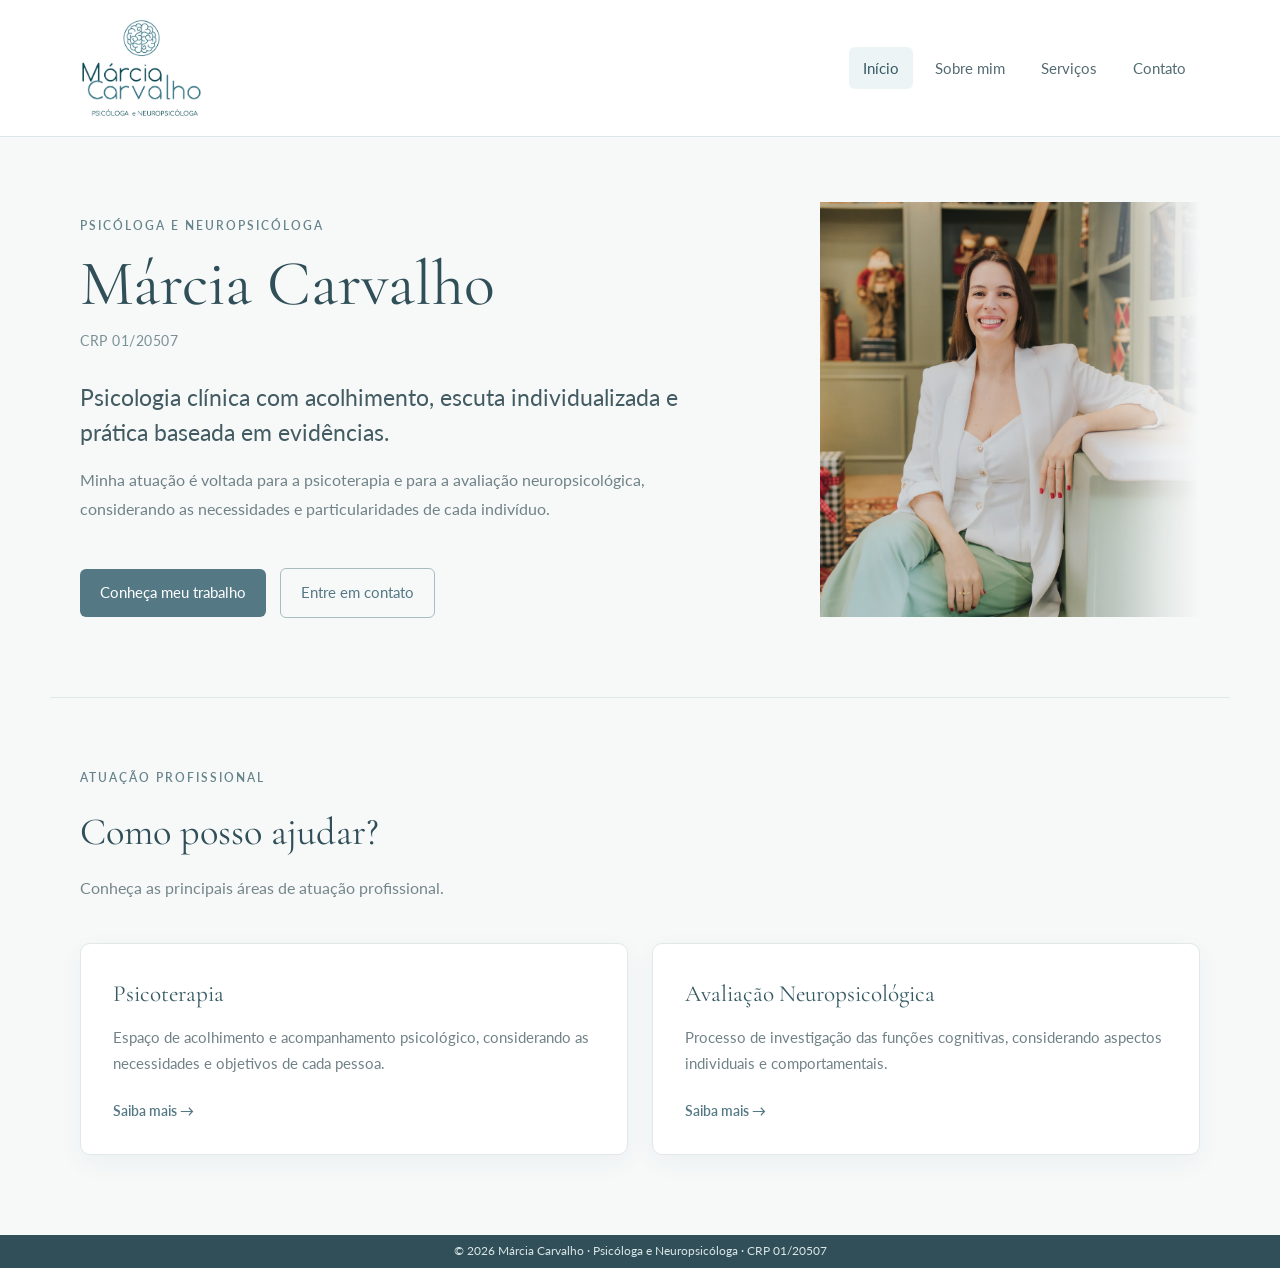
<file: index.html>
<!DOCTYPE html>
<html lang="pt-br">
  <head>
    <meta charset="UTF-8" />
    <meta name="viewport" content="width=device-width, initial-scale=1.0" />

    <title>Márcia Carvalho | Psicóloga e Neuropsicóloga</title>

    <meta
      name="description"
      content="Márcia Carvalho, Psicóloga e Neuropsicóloga. Psicoterapia e avaliação neuropsicológica."
    />

    <link
      href="https://fonts.googleapis.com/css2?family=Cormorant+Garamond:wght@400;500;600&family=Lato:wght@400;500;600;700&display=swap"
      rel="stylesheet"
    />

    <link rel="stylesheet" href="style.css" />
  </head>

  <body class="home-page">
    <header class="site-header">
      <div class="site-header-content">
        <a href="index.html" class="brand">
          <img
            src="imagem5.png"
            alt="Márcia Carvalho - Psicóloga e Neuropsicóloga"
            class="site-logo"
          />
        </a>

        <nav class="site-nav">
          <a href="index.html" class="active">Início</a>
          <a href="sobre-mim.html">Sobre mim</a>
          <a href="servicos.html">Serviços</a>
          <a href="contato.html">Contato</a>
        </nav>
      </div>
    </header>

    <main class="home-main">
      <section class="hero">
        <div class="hero-content">
          <p class="eyebrow">PSICÓLOGA E NEUROPSICÓLOGA</p>

          <h1>Márcia Carvalho</h1>

          <p class="crp">CRP 01/20507</p>

          <p class="hero-text">
            Psicologia clínica com acolhimento, escuta individualizada e prática
            baseada em evidências.
          </p>

          <p class="hero-description">
            Minha atuação é voltada para a psicoterapia e para a avaliação
            neuropsicológica, considerando as necessidades e particularidades de
            cada indivíduo.
          </p>

          <div class="hero-buttons">
            <a href="sobre-mim.html" class="button button-primary">
              Conheça meu trabalho
            </a>

            <a href="contato.html" class="button button-secondary">
              Entre em contato
            </a>
          </div>
        </div>

        <div class="hero-image">
          <img
            src="foto-marcia.jpeg"
            alt="Márcia Carvalho, Psicóloga e Neuropsicóloga"
          />
        </div>
      </section>

      <section class="services-preview">
        <div class="section-heading">
          <p class="eyebrow">ATUAÇÃO PROFISSIONAL</p>

          <h2>Como posso ajudar?</h2>

          <p>Conheça as principais áreas de atuação profissional.</p>
        </div>

        <div class="service-cards">
          <a href="psicoterapia.html" class="service-card">
            <h3>Psicoterapia</h3>

            <p>
              Espaço de acolhimento e acompanhamento psicológico, considerando
              as necessidades e objetivos de cada pessoa.
            </p>

            <span>Saiba mais →</span>
          </a>

          <a href="avaliacao-neuropsicologica.html" class="service-card">
            <h3>Avaliação Neuropsicológica</h3>

            <p>
              Processo de investigação das funções cognitivas, considerando
              aspectos individuais e comportamentais.
            </p>

            <span>Saiba mais →</span>
          </a>
        </div>
      </section>
    </main>

    <footer class="site-footer">
      <p>© 2026 Márcia Carvalho · Psicóloga e Neuropsicóloga · CRP 01/20507</p>
    </footer>
  </body>
</html>
</file>
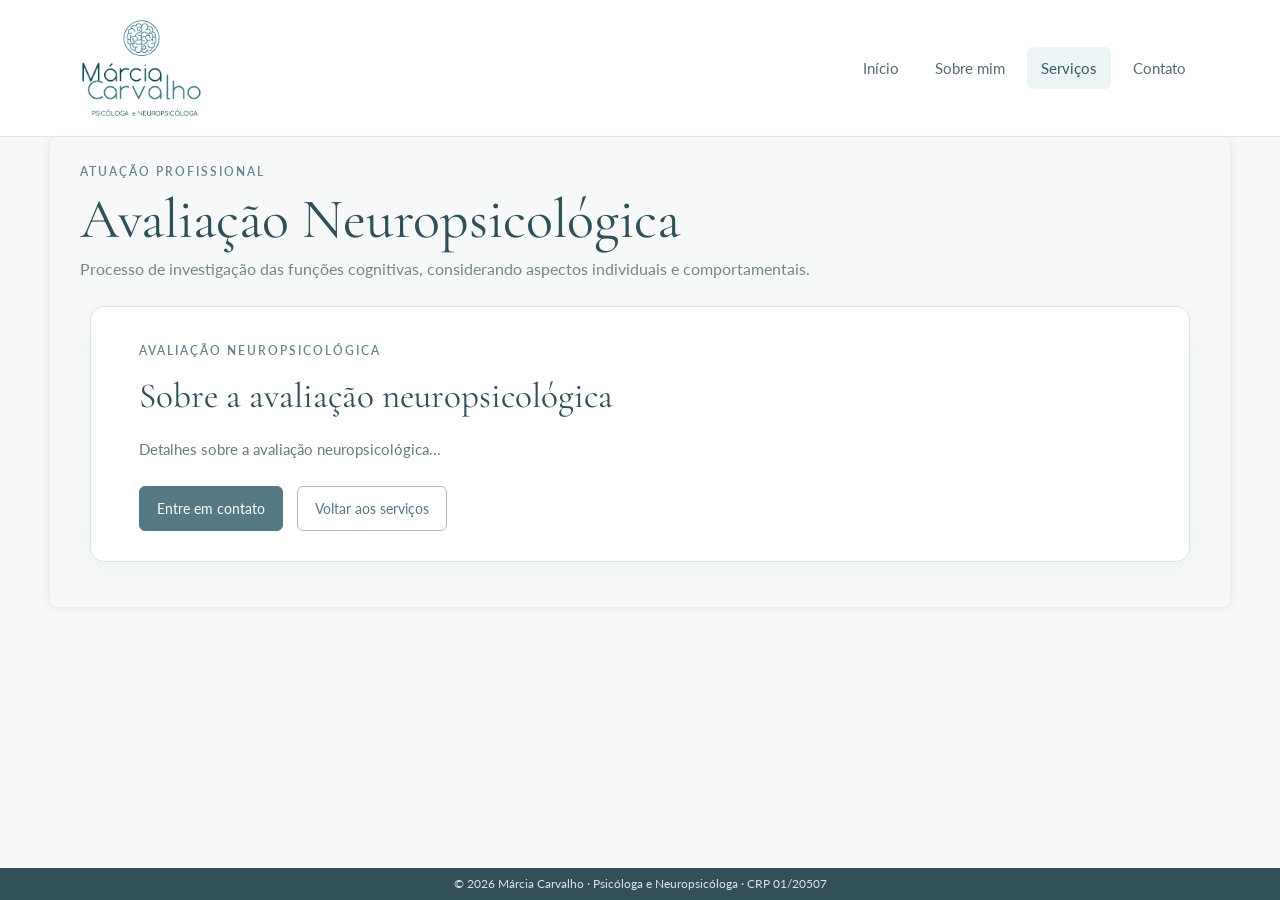
<file: avaliacao-neuropsicologica.html>
<!DOCTYPE html>
<html lang="pt-br">
  <head>
    <meta charset="UTF-8" />
    <meta name="viewport" content="width=device-width, initial-scale=1.0" />

    <title>Avaliação Neuropsicológica | Márcia Carvalho</title>

    <meta
      name="description"
      content="Conheça a avaliação neuropsicológica oferecida por Márcia Carvalho, Psicóloga e Neuropsicóloga."
    />

    <link
      href="https://fonts.googleapis.com/css2?family=Cormorant+Garamond:wght@400;500;600&family=Lato:wght@400;500;600;700&display=swap"
      rel="stylesheet"
    />

    <link rel="stylesheet" href="style.css" />
  </head>

  <body class="inner-page">
    <header class="site-header">
      <div class="site-header-content">
        <a href="index.html" class="brand">
          <img
            src="imagem5.png"
            alt="Márcia Carvalho - Psicóloga e Neuropsicóloga"
            class="site-logo"
          />
        </a>

        <nav class="site-nav">
          <a href="index.html">Início</a>
          <a href="sobre-mim.html">Sobre mim</a>
          <a href="servicos.html" class="active">Serviços</a>
          <a href="contato.html">Contato</a>
        </nav>
      </div>
    </header>

    <main class="inner-main neuropsychology-main">
      <section class="page-heading">
        <p class="eyebrow">ATUAÇÃO PROFISSIONAL</p>

        <h1>Avaliação Neuropsicológica</h1>

        <p>
          Processo de investigação das funções cognitivas, considerando aspectos
          individuais e comportamentais.
        </p>
      </section>

      <section class="neuropsychology-content">
        <article class="neuropsychology-card">
          <p class="eyebrow">AVALIAÇÃO NEUROPSICOLÓGICA</p>

          <h2>Sobre a avaliação neuropsicológica</h2>

          <p>Detalhes sobre a avaliação neuropsicológica...</p>

          <div class="neuropsychology-actions">
            <a href="contato.html" class="button button-primary">
              Entre em contato
            </a>

            <a href="servicos.html" class="button button-secondary">
              Voltar aos serviços
            </a>
          </div>
        </article>
      </section>
    </main>

    <footer class="site-footer">
      <p>© 2026 Márcia Carvalho · Psicóloga e Neuropsicóloga · CRP 01/20507</p>
    </footer>
  </body>
</html>
</file>
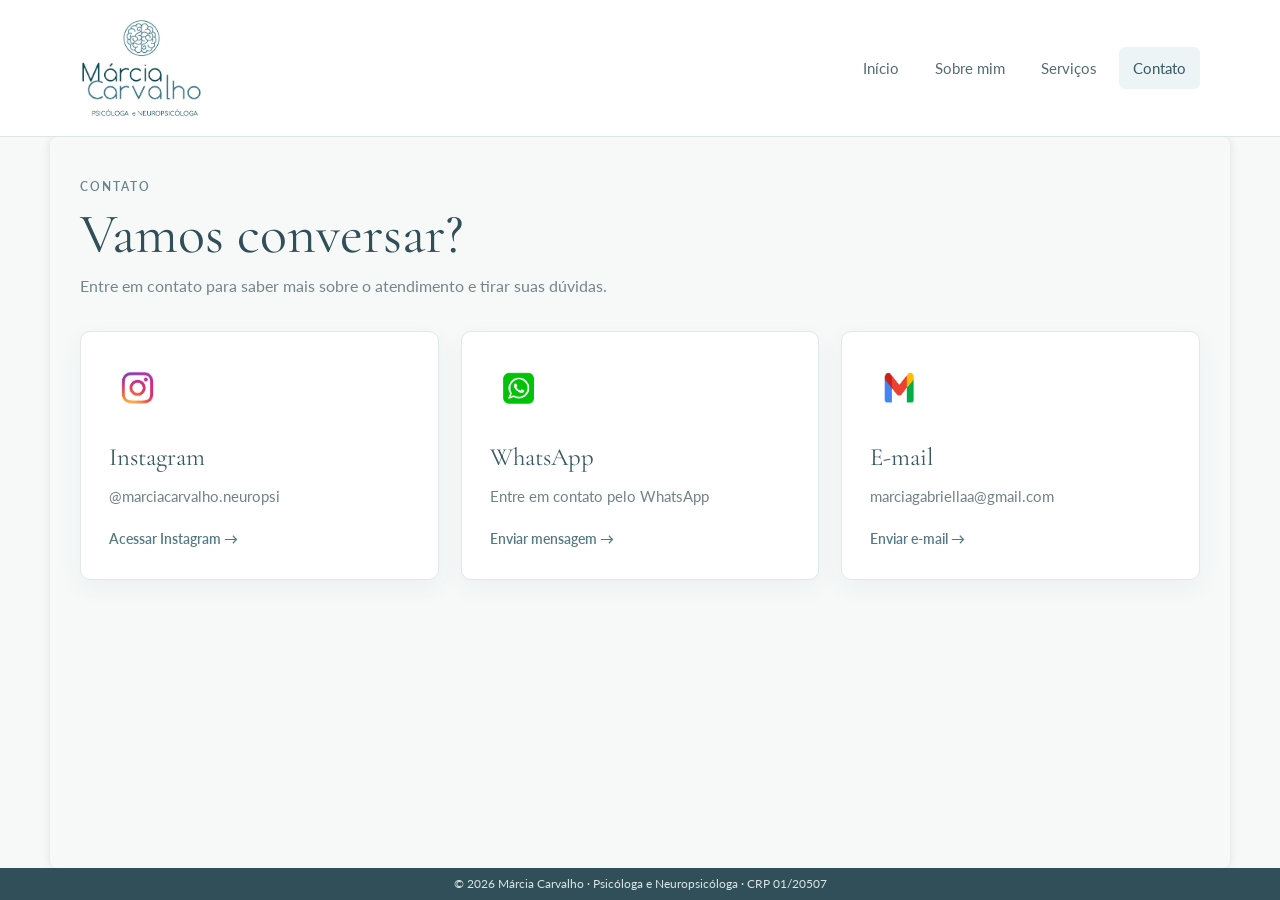
<file: contato.html>
<!DOCTYPE html>
<html lang="pt-br">
  <head>
    <meta charset="UTF-8" />
    <meta name="viewport" content="width=device-width, initial-scale=1.0" />

    <title>Contato | Márcia Carvalho</title>

    <meta
      name="description"
      content="Entre em contato com Márcia Carvalho, Psicóloga e Neuropsicóloga."
    />

    <link
      href="https://fonts.googleapis.com/css2?family=Cormorant+Garamond:wght@400;500;600&family=Lato:wght@400;500;600;700&display=swap"
      rel="stylesheet"
    />

    <link rel="stylesheet" href="style.css" />
  </head>

  <body class="inner-page">
    <header class="site-header">
      <div class="site-header-content">
        <a href="index.html" class="brand">
          <img
            src="imagem5.png"
            alt="Márcia Carvalho - Psicóloga e Neuropsicóloga"
            class="site-logo"
          />
        </a>

        <nav class="site-nav">
          <a href="index.html">Início</a>
          <a href="sobre-mim.html">Sobre mim</a>
          <a href="servicos.html">Serviços</a>
          <a href="contato.html" class="active">Contato</a>
        </nav>
      </div>
    </header>

    <main class="contact-main">
      <section class="contact-heading">
        <p class="eyebrow">CONTATO</p>

        <h1>Vamos conversar?</h1>

        <p>
          Entre em contato para saber mais sobre o atendimento e tirar suas
          dúvidas.
        </p>
      </section>

      <section class="contact-cards">
        <a
          href="https://Instagram.com/marciacarvalho.neuropsi"
          target="_blank"
          rel="noopener noreferrer"
          class="contact-card"
        >
          <div class="contact-icon">
            <img src="instagram.png" alt="Instagram" />
          </div>

          <div class="contact-info">
            <h2>Instagram</h2>

            <p>@marciacarvalho.neuropsi</p>

            <span>Acessar Instagram →</span>
          </div>
        </a>

        <a
          href="https://wa.me/5561982057153"
          target="_blank"
          rel="noopener noreferrer"
          class="contact-card"
        >
          <div class="contact-icon">
            <img src="whatsapp.png" alt="WhatsApp" />
          </div>

          <div class="contact-info">
            <h2>WhatsApp</h2>

            <p>Entre em contato pelo WhatsApp</p>

            <span>Enviar mensagem →</span>
          </div>
        </a>

        <a
          href="https://mail.google.com/mail/?view=cm&fs=1&to=marciagabriellaa@gmail.com"
          target="_blank"
          rel="noopener noreferrer"
          class="contact-card"
        >
          <div class="contact-icon">
            <img src="gmail.png" alt="E-mail" />
          </div>

          <div class="contact-info">
            <h2>E-mail</h2>

            <p>marciagabriellaa@gmail.com</p>

            <span>Enviar e-mail →</span>
          </div>
        </a>
      </section>
    </main>

    <footer class="site-footer">
      <p>© 2026 Márcia Carvalho · Psicóloga e Neuropsicóloga · CRP 01/20507</p>
    </footer>
  </body>
</html>
</file>
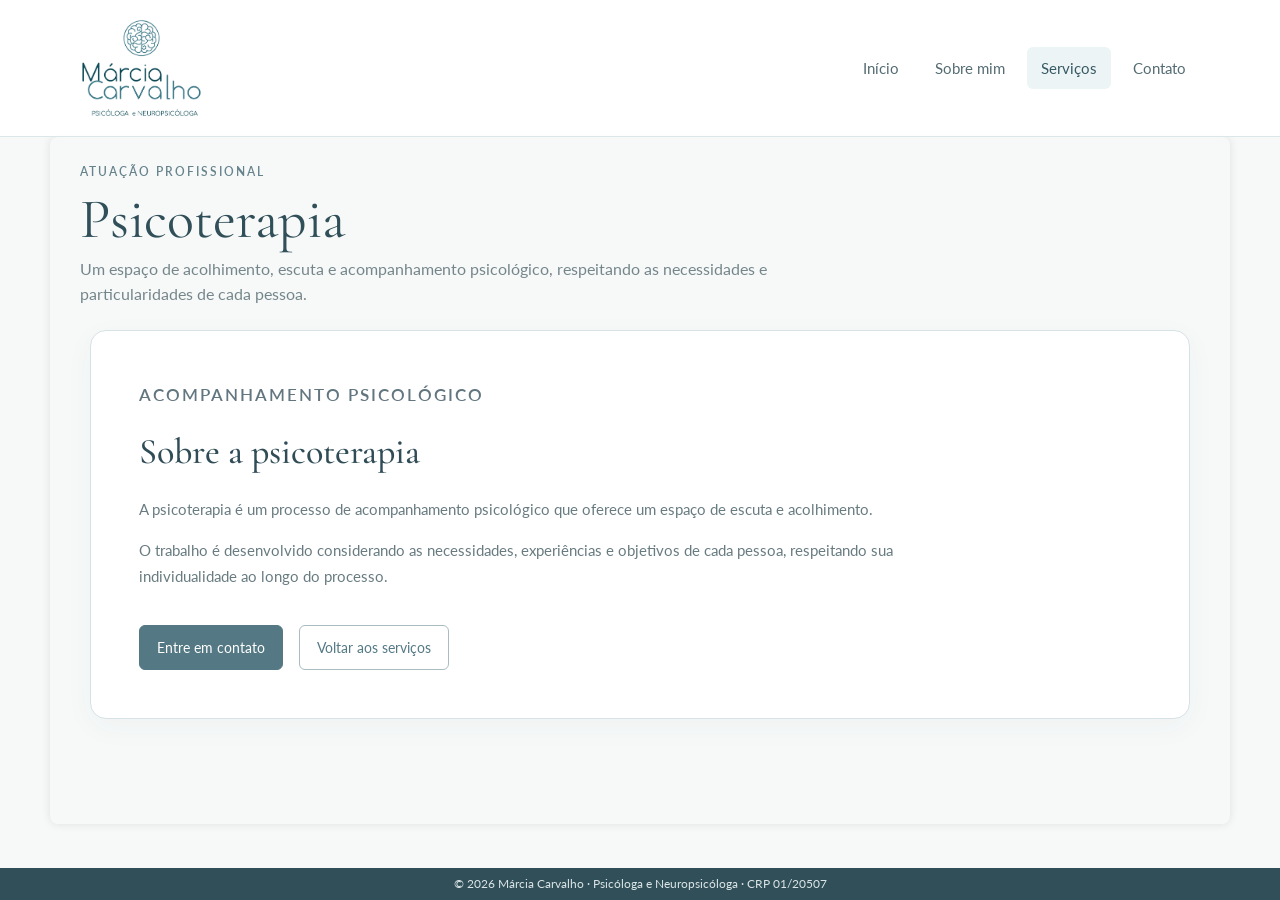
<file: psicoterapia.html>
<!DOCTYPE html>
<html lang="pt-br">
  <head>
    <meta charset="UTF-8" />
    <meta name="viewport" content="width=device-width, initial-scale=1.0" />

    <title>Psicoterapia | Márcia Carvalho</title>

    <meta
      name="description"
      content="Conheça a psicoterapia oferecida por Márcia Carvalho, Psicóloga e Neuropsicóloga."
    />

    <link
      href="https://fonts.googleapis.com/css2?family=Cormorant+Garamond:wght@400;500;600&family=Lato:wght@400;500;600;700&display=swap"
      rel="stylesheet"
    />

    <link rel="stylesheet" href="style.css" />
  </head>

  <body class="inner-page">
    <header class="site-header">
      <div class="site-header-content">
        <a href="index.html" class="brand">
          <img
            src="imagem5.png"
            alt="Márcia Carvalho - Psicóloga e Neuropsicóloga"
            class="site-logo"
          />
        </a>

        <nav class="site-nav">
          <a href="index.html">Início</a>
          <a href="sobre-mim.html">Sobre mim</a>
          <a href="servicos.html" class="active">Serviços</a>
          <a href="contato.html">Contato</a>
        </nav>
      </div>
    </header>

    <main class="inner-main psychotherapy-main">
      <section class="page-heading">
        <p class="eyebrow">ATUAÇÃO PROFISSIONAL</p>

        <h1>Psicoterapia</h1>

        <p>
          Um espaço de acolhimento, escuta e acompanhamento psicológico,
          respeitando as necessidades e particularidades de cada pessoa.
        </p>
      </section>

      <section class="psychotherapy-content">
        <article class="psychotherapy-card">
          <p class="eyebrow">ACOMPANHAMENTO PSICOLÓGICO</p>

          <h2>Sobre a psicoterapia</h2>

          <p>
            A psicoterapia é um processo de acompanhamento psicológico que
            oferece um espaço de escuta e acolhimento.
          </p>

          <p>
            O trabalho é desenvolvido considerando as necessidades, experiências
            e objetivos de cada pessoa, respeitando sua individualidade ao longo
            do processo.
          </p>

          <div class="psychotherapy-actions">
            <a href="contato.html" class="button button-primary">
              Entre em contato
            </a>

            <a href="servicos.html" class="button button-secondary">
              Voltar aos serviços
            </a>
          </div>
        </article>
      </section>
    </main>

    <footer class="site-footer">
      <p>© 2026 Márcia Carvalho · Psicóloga e Neuropsicóloga · CRP 01/20507</p>
    </footer>
  </body>
</html>
</file>
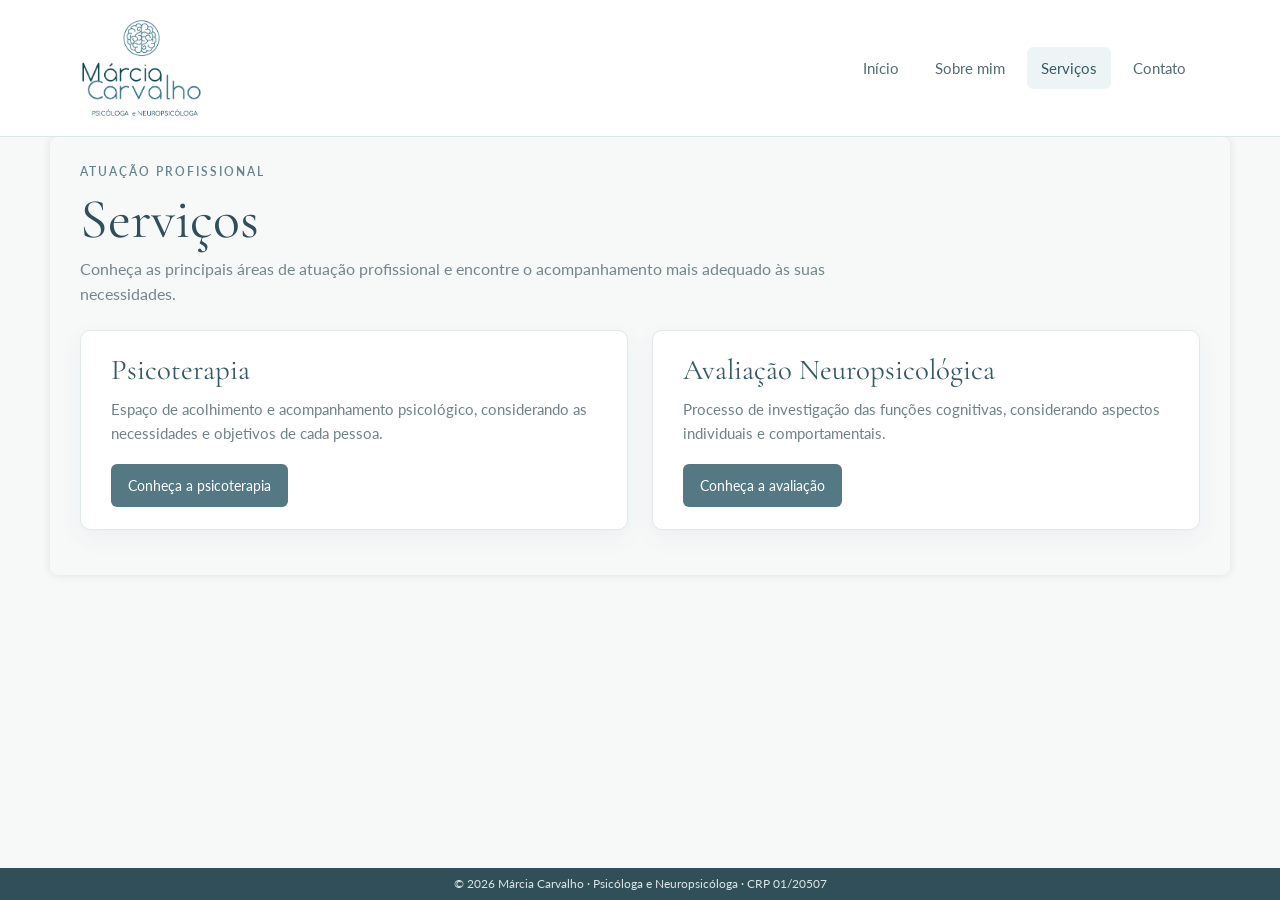
<file: servicos.html>
<!DOCTYPE html>
<html lang="pt-br">
  <head>
    <meta charset="UTF-8" />
    <meta name="viewport" content="width=device-width, initial-scale=1.0" />

    <title>Serviços | Márcia Carvalho</title>

    <meta
      name="description"
      content="Conheça os serviços oferecidos por Márcia Carvalho: psicoterapia e avaliação neuropsicológica."
    />

    <!-- LINHAS 13–17: fontes do site -->
    <link
      href="https://fonts.googleapis.com/css2?family=Cormorant+Garamond:wght@400;500;600&family=Lato:wght@400;500;600;700&display=swap"
      rel="stylesheet"
    />

    <link rel="stylesheet" href="style.css" />
  </head>

  <body class="inner-page">
    <header class="site-header">
      <div class="site-header-content">
        <a href="index.html" class="brand">
          <img
            src="imagem5.png"
            alt="Márcia Carvalho - Psicóloga e Neuropsicóloga"
            class="site-logo"
          />
        </a>

        <nav class="site-nav">
          <a href="index.html">Início</a>
          <a href="sobre-mim.html">Sobre mim</a>
          <a href="servicos.html" class="active">Serviços</a>
          <a href="contato.html">Contato</a>
        </nav>
      </div>
    </header>

    <main class="inner-main">
      <section class="page-heading">
        <p class="eyebrow">ATUAÇÃO PROFISSIONAL</p>

        <h1>Serviços</h1>

        <p>
          Conheça as principais áreas de atuação profissional e encontre o
          acompanhamento mais adequado às suas necessidades.
        </p>
      </section>

      <section class="services-grid">
        <article class="service-detail-card">
          <div class="service-detail-content">
            <h2>Psicoterapia</h2>

            <p>
              Espaço de acolhimento e acompanhamento psicológico, considerando
              as necessidades e objetivos de cada pessoa.
            </p>

            <a href="psicoterapia.html" class="button button-primary">
              Conheça a psicoterapia
            </a>
          </div>
        </article>

        <article class="service-detail-card">
          <div class="service-detail-content">
            <h2>Avaliação Neuropsicológica</h2>

            <p>
              Processo de investigação das funções cognitivas, considerando
              aspectos individuais e comportamentais.
            </p>

            <a
              href="avaliacao-neuropsicologica.html"
              class="button button-primary"
            >
              Conheça a avaliação
            </a>
          </div>
        </article>
      </section>
    </main>

    <footer class="site-footer">
      <p>© 2026 Márcia Carvalho · Psicóloga e Neuropsicóloga · CRP 01/20507</p>
    </footer>
  </body>
</html>
</file>
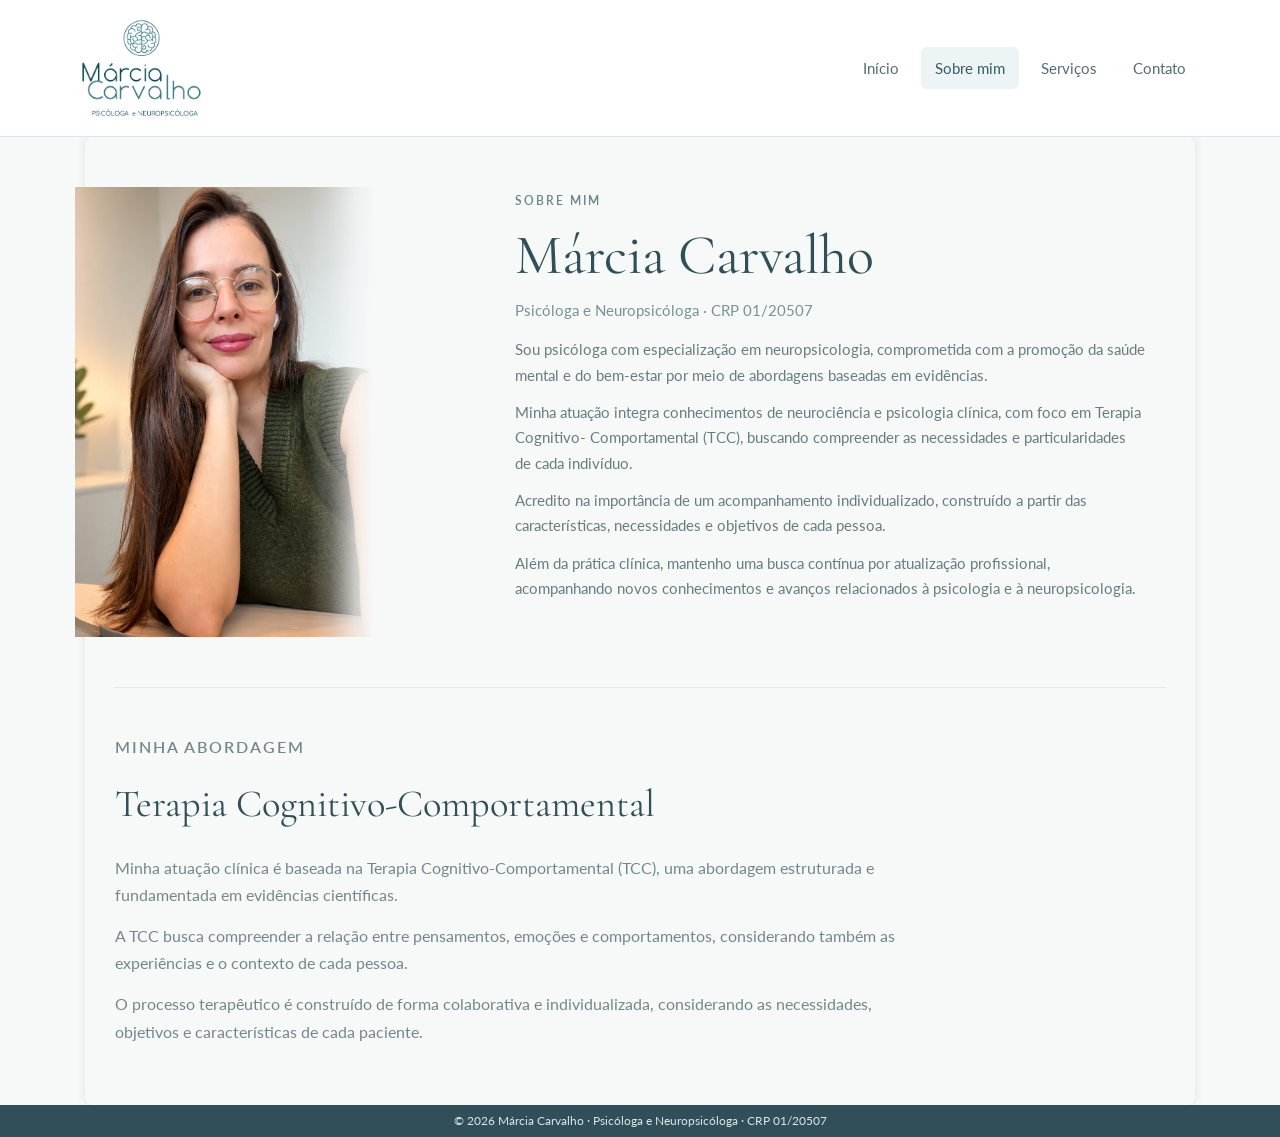
<file: sobre-mim.html>
<!DOCTYPE html>
<html lang="pt-br">
  <head>
    <meta charset="UTF-8" />
    <meta name="viewport" content="width=device-width, initial-scale=1.0" />

    <title>Sobre mim | Márcia Carvalho</title>

    <meta
      name="description"
      content="Conheça Márcia Carvalho, Psicóloga e Neuropsicóloga."
    />

    <link
      href="https://fonts.googleapis.com/css2?family=Cormorant+Garamond:wght@400;500;600&family=Lato:wght@400;500;600;700&display=swap"
      rel="stylesheet"
    />

    <link rel="stylesheet" href="style.css" />
  </head>

  <body class="inner-page">
    <header class="site-header">
      <div class="site-header-content">
        <a href="index.html" class="brand">
          <img
            src="imagem5.png"
            alt="Márcia Carvalho - Psicóloga e Neuropsicóloga"
            class="site-logo"
          />
        </a>

        <nav class="site-nav">
          <a href="index.html">Início</a>
          <a href="sobre-mim.html" class="active">Sobre mim</a>
          <a href="servicos.html">Serviços</a>
          <a href="contato.html">Contato</a>
        </nav>
      </div>
    </header>

    <main class="about-main">
      <section class="about-hero">
        <div class="about-image">
          <img
            src="foto-marcia-sobremim.png"
            alt="Márcia Carvalho, Psicóloga e Neuropsicóloga"
          />
        </div>

        <div class="about-content">
          <p class="eyebrow">SOBRE MIM</p>

          <h1>Márcia Carvalho</h1>

          <p class="about-role">Psicóloga e Neuropsicóloga · CRP 01/20507</p>

          <p>
            Sou psicóloga com especialização em neuropsicologia, comprometida
            com a promoção da saúde mental e do bem-estar por meio de abordagens
            baseadas em evidências.
          </p>

          <p>
            Minha atuação integra conhecimentos de neurociência e psicologia
            clínica, com foco em Terapia Cognitivo- Comportamental (TCC),
            buscando compreender as necessidades e particularidades de cada
            indivíduo.
          </p>

          <p>
            Acredito na importância de um acompanhamento individualizado,
            construído a partir das características, necessidades e objetivos de
            cada pessoa.
          </p>

          <p>
            Além da prática clínica, mantenho uma busca contínua por atualização
            profissional, acompanhando novos conhecimentos e avanços
            relacionados à psicologia e à neuropsicologia.
          </p>
        </div>
      </section>

      <section class="about-approach">
        <div class="section-heading">
          <p class="eyebrow">MINHA ABORDAGEM</p>

          <h2>Terapia Cognitivo-Comportamental</h2>

          <p>
            Minha atuação clínica é baseada na Terapia Cognitivo-Comportamental
            (TCC), uma abordagem estruturada e fundamentada em evidências
            científicas.
          </p>

          <p>
            A TCC busca compreender a relação entre pensamentos, emoções e
            comportamentos, considerando também as experiências e o contexto de
            cada pessoa.
          </p>

          <p>
            O processo terapêutico é construído de forma colaborativa e
            individualizada, considerando as necessidades, objetivos e
            características de cada paciente.
          </p>
        </div>
      </section>
    </main>

    <footer class="site-footer">
      <p>© 2026 Márcia Carvalho · Psicóloga e Neuropsicóloga · CRP 01/20507</p>
    </footer>
  </body>
</html>
</file>
<file: style.css>
/* =========================================================
   ESTILOS GERAIS
   ========================================================= */

* {
    margin: 0;
    padding: 0;
    box-sizing: border-box;
}

body {
    font-family: Arial, sans-serif;
    background-color: #e9ecef;
    color: #0b0a0a;
    line-height: 1.6;
}

header {
    background-color: #8e9292b6;
    padding: 10px;
}

.nav-buttons {
    display: flex;
    justify-content: flex-end;
}

.nav-buttons a {
    text-decoration: none;
    padding: 10px 15px;
    background-color: #0d81f6;
    color: white;
    border-radius: 5px;
    transition: background-color 0.2s;
}

.nav-buttons a:hover {
    background-color: #04f93d;
}

main {
    max-width: 800px;
    margin: 20px auto;
    padding: 20px;
    background-color: white;
    border-radius: 8px;
    box-shadow: 0 0 10px rgba(0, 0, 0, 0.1);
    text-align: justify;
}

.main-image {
    max-width: 100%;
    height: auto;
    border-radius: 8px;
    box-shadow: 0 0 5px rgba(0, 0, 0, 0.1);
}

.about-section {
    display: flex;
    align-items: center;
    flex-wrap: wrap;
}

.about-content {
    flex: 1;
    padding-right: 20px;
}

.about-content h1 {
    color: #007bff;
    font-size: 2em;
    margin-bottom: 10px;
}

.about-content p {
    margin-bottom: 15px;
}

.about-image {
    max-width: 300px;
    text-align: center;
    margin-top: 20px;
}

.about-image img {
    width: 100%;
    height: auto;
    border-radius: 8px;
    box-shadow: 0 0 5px rgba(0, 0, 0, 0.1);
}

footer {
    text-align: center;
    padding: 10px;
    background-color: #007bff;
    color: white;
    position: fixed;
    width: 100%;
    bottom: 0;
}


/* =========================================================
   HOME — MÁRCIA CARVALHO
   ========================================================= */

.home-page {
    background-color: #f7f9f9;
    color: #33474d;
    font-family: "Lato", sans-serif;
}


/* ---------- HEADER ---------- */

.home-page .site-header {
    position: relative;
    width: 100%;
    background-color: rgba(255, 255, 255, 0.96);
    border-bottom: 1px solid #dce5e7;
    padding: 0;
}

.home-page .site-header-content {
    max-width: 1180px;
    margin: 0 auto;
    padding: 18px 30px;

    display: flex;
    align-items: center;
    justify-content: space-between;
    gap: 30px;
}

.home-page .brand {
    display: flex;
    flex-direction: column;
    text-decoration: none;
    color: #365963;
}

.home-page .brand-name {
    font-size: 1.35rem;
    font-weight: 600;
    letter-spacing: 0.3px;
}

.home-page .brand-subtitle {
    margin-top: 3px;
    font-size: 0.72rem;
    letter-spacing: 1.2px;
    text-transform: uppercase;
    color: #70878d;
}


/* ---------- MENU ---------- */

.home-page .site-nav {
    display: flex;
    align-items: center;
    gap: 8px;
}

.home-page .site-nav a {
    padding: 9px 14px;
    background: transparent;
    color: #536b72;
    border-radius: 6px;
    text-decoration: none;
    font-size: 0.95rem;

    transition:
        background-color 0.2s ease,
        color 0.2s ease;
}

.home-page .site-nav a:hover,
.home-page .site-nav a.active {
    background-color: #edf4f5;
    color: #365963;
}


/* ---------- MAIN ---------- */

.home-page .home-main {
    width: 100%;
    max-width: none;
    margin: 0;
    padding: 0;

    background: transparent;
    border-radius: 0;
    box-shadow: none;

    text-align: left;
}


/* ---------- HERO ---------- */

.home-page .hero {
    max-width: 1180px;

    min-height: 560px;

    margin: 0 auto;
    padding: 55px 30px;

    display: grid;
    grid-template-columns: minmax(0, 1fr) 480px;

    align-items: center;

    gap: 10px;
}

.home-page .hero-content {
    max-width: 650px;
}

.home-page .eyebrow {
    margin: 0 0 14px;

    color: #66838b;

    font-size: 0.78rem;
    font-weight: 600;

    letter-spacing: 2px;
    text-transform: uppercase;
}

.home-page .hero h1 {
    margin: 0;

    color: #304f58;

    font-family: "Cormorant Garamond", serif;

    font-size: clamp(2.8rem, 5vw, 4.6rem);

    font-weight: 400;

    line-height: 1.05;
}

.home-page .crp {
    margin: 12px 0 28px;

    color: #7b9095;

    font-size: 0.9rem;

    letter-spacing: 0.5px;
}

.home-page .hero-text {
    max-width: 620px;

    margin: 0 0 16px;

    color: #435b62;

    font-size: 1.45rem;

    line-height: 1.5;
}

.home-page .hero-description {
    max-width: 600px;

    margin: 0;

    color: #708287;

    font-size: 1rem;

    line-height: 1.8;
}


/* ---------- BOTÕES ---------- */

.home-page .hero-buttons {
    display: flex;

    align-items: center;

    gap: 14px;

    margin-top: 45px;
}

.home-page .button {
    display: inline-block;

    padding: 12px 20px;

    border-radius: 6px;

    text-decoration: none;

    font-size: 0.92rem;

    transition:
        background-color 0.2s ease,
        color 0.2s ease,
        border-color 0.2s ease;
}

.home-page .button-primary {
    background-color: #547985;
    color: white;
}

.home-page .button-primary:hover {
    background-color: #456873;
}

.home-page .button-secondary {
    background-color: transparent;

    color: #547985;

    border: 1px solid #a9bcc1;
}

.home-page .button-secondary:hover {
    background-color: #edf4f5;
}


/* ---------- FOTO DA HOME ---------- */

.home-page .hero-image {
    display: flex;
    justify-content: center;

    width: 100%;
    height: 430px;

    overflow: hidden;
}

.home-page .hero-image img {
    display: block;

    width: 100%;
    height: 430px;

    object-fit: cover;
    object-position: center center;

    border-radius: 0;

    box-shadow: 0 18px 45px rgba(48, 79, 88, 0.12);

    /* Transição suave para o fundo */
    -webkit-mask-image: linear-gradient(to right,
            black 0%,
            black 68%,
            rgba(0, 0, 0, 0.75) 78%,
            rgba(0, 0, 0, 0.25) 90%,
            transparent 100%);

    mask-image: linear-gradient(to right,
            black 0%,
            black 68%,
            rgba(0, 0, 0, 0.75) 78%,
            rgba(0, 0, 0, 0.25) 90%,
            transparent 100%);
}

/* =========================================================
   FOTO DO INÍCIO — FORMATO RETANGULAR
   ========================================================= */

.home-page .hero {
    grid-template-columns: minmax(0, 1fr) 380px;
    gap: 50px;
}

.home-page .hero-image {
    display: flex;
    justify-content: center;
}

.home-page .hero-image img {
    display: block;

    width: 500px;
    height: 445px;

    max-width: none;

    object-fit: cover;
    object-position: center 55%;

    border-radius: 0;

    transform: translateY(-30px);

    box-shadow: 0 18px 45px rgba(48, 79, 88, 0.12);
}


/* ---------- SERVIÇOS NA HOME ---------- */

.home-page .services-preview {
    max-width: 1180px;

    margin: 0 auto;

    padding: 70px 30px 80px;

    border-top: 1px solid #e1e9eb;
}

.home-page .section-heading {
    max-width: 650px;

    margin-bottom: 42px;
}

.home-page .section-heading h2 {
    margin: 0 0 12px;

    color: #304f58;

    font-family: "Cormorant Garamond", serif;

    font-size: 2.4rem;

    font-weight: 400;
}

.home-page .section-heading>p:last-child {
    margin: 0;

    color: #75868a;

    font-size: 1rem;
}


/* ---------- CARDS ---------- */

.home-page .service-cards {
    display: grid;

    grid-template-columns: repeat(2, 1fr);

    gap: 24px;
}

.home-page .service-card {
    padding: 32px;

    background-color: white;

    border: 1px solid #e0e8ea;

    border-radius: 10px;

    text-decoration: none;

    box-shadow: 0 8px 25px rgba(48, 79, 88, 0.05);

    transition:
        transform 0.2s ease,
        box-shadow 0.2s ease,
        border-color 0.2s ease;
}

.home-page .service-card:hover {
    transform: translateY(-3px);

    border-color: #c2d2d6;

    box-shadow: 0 14px 30px rgba(48, 79, 88, 0.09);
}

.home-page .service-icon {
    margin-bottom: 20px;

    color: #78949b;

    font-size: 0.78rem;

    font-weight: 600;

    letter-spacing: 1.5px;
}

.home-page .service-card h3 {
    margin: 0 0 12px;

    color: #365963;

    font-family: "Cormorant Garamond", serif;

    font-size: 1.45rem;

    font-weight: 400;
}

.home-page .service-card p {
    margin: 0 0 20px;

    color: #718287;

    font-size: 0.95rem;

    line-height: 1.7;
}

.home-page .service-card span {
    color: #547985;

    font-size: 0.9rem;

    font-weight: 600;
}


/* =========================================================
   PÁGINAS INTERNAS
   ========================================================= */

.inner-page {
    background-color: #f7f9f9;

    color: #33474d;

    font-family: "Lato", sans-serif;
}


/* ---------- HEADER ---------- */

.inner-page .site-header {
    position: relative;

    width: 100%;

    background-color: rgba(255, 255, 255, 0.96);

    border-bottom: 1px solid #dce5e7;

    padding: 0;
}

.inner-page .site-header-content {
    max-width: 1180px;

    margin: 0 auto;

    padding: 18px 30px;

    display: flex;

    align-items: center;

    justify-content: space-between;

    gap: 30px;
}

.inner-page .brand {
    display: flex;

    flex-direction: column;

    text-decoration: none;

    color: #365963;
}

.inner-page .brand-name {
    font-size: 1.35rem;

    font-weight: 600;
}

.inner-page .brand-subtitle {
    margin-top: 3px;

    font-size: 0.72rem;

    letter-spacing: 1.2px;

    text-transform: uppercase;

    color: #70878d;
}

.inner-page .site-nav {
    display: flex;

    align-items: center;

    gap: 8px;
}

.inner-page .site-nav a {
    padding: 9px 14px;

    background: transparent;

    color: #536b72;

    border-radius: 6px;

    text-decoration: none;

    font-size: 0.95rem;

    transition:
        background-color 0.2s ease,
        color 0.2s ease;
}

.inner-page .site-nav a:hover,
.inner-page .site-nav a.active {
    background-color: #edf4f5;

    color: #365963;
}


/* =========================================================
   SOBRE MIM
   ========================================================= */

.about-main {
    max-width: 1180px;

    margin: 0 auto;

    padding: 30px 30px 60px;

    background: transparent;

    text-align: left;
}


/* ---------- PRIMEIRA SEÇÃO ---------- */

.about-hero {
    display: grid;

    grid-template-columns: 340px 1fr;

    align-items: center;

    gap: 60px;
}


/* ---------- FOTO ---------- */

.about-image {
    display: flex;

    justify-content: flex-start;
    transform: translateX(-40px);
}

.about-image img {
    width: 100%;
    max-width: 500px;
    height: 450px;

    object-fit: cover;
    object-position: center 55%;

    border-radius: 0;

    box-shadow: 0 18px 45px rgba(48, 79, 88, 0.12);

-webkit-mask-image: linear-gradient(to right,
            black 0%,
            black 78%,
            rgba(0, 0, 0, 0.75) 85%,
            rgba(0, 0, 0, 0.25) 93%,
            transparent 100%);

    mask-image: linear-gradient(to right,
            black 0%,
            black 78%,
            rgba(0, 0, 0, 0.75) 85%,
            rgba(0, 0, 0, 0.25) 93%,
            transparent 100%);
}

/* ---------- TEXTO ---------- */

.about-content {
    max-width: 650px;
}

.about-content .eyebrow {
    margin: 0 0 14px;

    color: #66838b;

    font-size: 0.78rem;

    font-weight: 600;

    letter-spacing: 2px;

    text-transform: uppercase;
}

.about-content h1 {
    margin: 0;

    color: #304f58;

    font-family: "Cormorant Garamond", serif;

    font-size: 3.5rem;

    font-weight: 400;

    line-height: 1.1;
}

.about-role {
    margin: 12px 0 24px;

    color: #789096;

    font-size: 0.95rem;
}

.about-content p:not(.eyebrow):not(.about-role) {
    margin: 0 0 12px;

    color: #687b80;

    font-size: 0.96rem;

    line-height: 1.65;
}


/* =========================================================
   MINHA ABORDAGEM — TCC
   ========================================================= */

.about-approach {
    margin-top: 50px;

    padding-top: 45px;

    border-top: 1px solid #e1e9eb;
}

.about-approach .section-heading {
    max-width: 800px;
}

.about-approach .eyebrow {
    margin: 0 0 14px;

    color: #66838b;

    font-size: 0.78rem;

    font-weight: 600;

    letter-spacing: 2px;

    text-transform: uppercase;
}

.about-approach h2 {
    margin: 0 0 18px;

    color: #304f58;

    font-family: "Cormorant Garamond", serif;

    font-size: 2.4rem;

    font-weight: 400;
}


/* TODOS os textos da TCC ficam iguais */

.about-approach .section-heading>p {
    margin: 0 0 14px;

    color: #75868a;

    font-size: 1rem;

    line-height: 1.7;
}

.about-approach .section-heading>p:last-child {
    margin-bottom: 0;
}


/* =========================================================
   RODAPÉ
   ========================================================= */

/*
   Home e Sobre mim usam exatamente o mesmo rodapé.
*/

.home-page .site-footer,
.inner-page .site-footer {
    position: relative;

    width: 100%;

    padding: 8px 20px;

    background-color: #304f58;

    color: #dbe5e7;

    text-align: center;
}

.home-page .site-footer p,
.inner-page .site-footer p {
    margin: 0;

    padding: 0;

    font-size: 0.72rem;

    line-height: 1.4;
}


/* =========================================================
   RESPONSIVIDADE
   ========================================================= */

@media (max-width: 850px) {

    /* ---------- HOME ---------- */

    .home-page .site-header-content {
        flex-direction: column;

        gap: 15px;
    }

    .home-page .hero {
        grid-template-columns: 1fr;

        gap: 40px;

        padding: 50px 30px;
    }

    .home-page .hero-content {
        max-width: 100%;

        text-align: center;
    }

    .home-page .hero .eyebrow,
    .home-page .hero-text,
    .home-page .hero-description {
        margin-left: auto;

        margin-right: auto;
    }

    .home-page .hero-buttons {
        justify-content: center;
    }

    .home-page .hero-image {
        order: -1;
    }

    .home-page .hero-image img {
        width: min(100%, 320px);

        height: 390px;
    }

    .home-page .service-cards {
        grid-template-columns: 1fr;
    }


    /* ---------- PÁGINAS INTERNAS ---------- */

    .inner-page .site-header-content {
        flex-direction: column;

        gap: 15px;
    }

    .about-main {
        padding: 45px 30px 60px;
    }

    .about-hero {
        grid-template-columns: 1fr;

        gap: 40px;
    }

    .about-image {
        order: -1;
    }

    .about-image img {
        width: min(100%, 300px);

        height: 380px;
    }

    .about-content {
        max-width: 100%;

        text-align: center;
    }

    .about-content h1 {
        font-size: 3rem;
    }

    .about-content .eyebrow,
    .about-content p {
        margin-left: auto;

        margin-right: auto;
    }

    .about-approach .section-heading {
        text-align: center;

        margin: 0 auto;
    }
}


@media (max-width: 600px) {

    /* ---------- HOME ---------- */

    .home-page .site-header-content {
        padding: 16px 20px;
    }

    .home-page .site-nav {
        width: 100%;

        justify-content: center;

        flex-wrap: wrap;
    }

    .home-page .site-nav a {
        padding: 8px 10px;

        font-size: 0.88rem;
    }

    .home-page .hero {
        padding: 40px 20px 50px;
    }

    .home-page .hero h1 {
        font-size: 3rem;
    }

    .home-page .hero-text {
        font-size: 1.2rem;
    }

    .home-page .hero-buttons {
        flex-direction: column;

        width: 100%;
    }

    .home-page .button {
        width: 100%;

        text-align: center;
    }

    .home-page .hero-image img {
        width: 280px;

        height: 350px;
    }

    .home-page .services-preview {
        padding: 55px 20px 65px;
    }

    .home-page .section-heading h2 {
        font-size: 2rem;
    }

    .home-page .service-card {
        padding: 26px;
    }


    /* ---------- PÁGINAS INTERNAS ---------- */

    .inner-page .site-header-content {
        padding: 16px 20px;
    }

    .inner-page .site-nav {
        width: 100%;

        justify-content: center;

        flex-wrap: wrap;
    }

    .inner-page .site-nav a {
        padding: 8px 10px;

        font-size: 0.88rem;
    }

    .about-main {
        padding: 40px 20px 55px;
    }

    .about-image img {
        width: 280px;

        height: 350px;
    }

    .about-content h1 {
        font-size: 2.6rem;
    }

    .about-content p:not(.eyebrow):not(.about-role) {
        font-size: 0.95rem;
    }

    .about-approach {
        margin-top: 50px;

        padding-top: 45px;
    }

    .about-approach h2 {
        font-size: 2rem;
    }
}

.header-content {
    width: 100%;
    display: flex;
    align-items: center;
    justify-content: space-between;
    padding: 6px 30px;
}

.logo-link {
    display: flex;
    align-items: center;
}

.site-logo {
    height: 55px;
    width: auto;
    object-fit: contain;
}

/* Logo da marca no cabeçalho */
.site-header {
    background-color: #b3cbd2;
}

.site-header-content {
    min-height: 100px;
}

.site-logo {
    height: 100px;
    width: auto;
    object-fit: contain;
    display: block;
}

/* =========================================================
   SERVIÇOS
   ========================================================= */

.inner-page .inner-main {
    width: 100%;
    max-width: 1180px;
    margin: 0 auto;
    padding: 25px 30px 45px;

    background: transparent;
    text-align: left;
}


/* ---------- TÍTULO DA PÁGINA ---------- */

.inner-page .page-heading {
    max-width: 800px;
    margin-bottom: 24px;
}

.inner-page .page-heading .eyebrow {
    margin: 0 0 8px;

    color: #66838b;

    font-size: 0.78rem;
    font-weight: 600;

    letter-spacing: 2px;
    text-transform: uppercase;
}

.inner-page .page-heading h1 {
    margin: 0 0 8px;

    color: #304f58;

    font-family: "Cormorant Garamond", serif;
    font-size: 3.5rem;
    font-weight: 400;
    line-height: 1.05;
}

.inner-page .page-heading>p:last-child {
    margin: 0;

    color: #75868a;

    font-size: 1rem;
    line-height: 1.55;
}


/* ---------- CARDS ---------- */

.inner-page .services-grid {
    display: grid;
    grid-template-columns: repeat(2, 1fr);
    gap: 24px;
}

.inner-page .service-detail-card {
    padding: 22px 30px;

    background-color: #ffffff;

    border: 1px solid #e0e8ea;
    border-radius: 10px;

    box-shadow: 0 8px 25px rgba(48, 79, 88, 0.05);

    transition:
        transform 0.2s ease,
        box-shadow 0.2s ease,
        border-color 0.2s ease;
}

.inner-page .service-detail-card:hover {
    transform: translateY(-3px);

    border-color: #c2d2d6;

    box-shadow: 0 14px 30px rgba(48, 79, 88, 0.09);
}


/* ---------- NÚMERO ---------- */

.inner-page .service-detail-number {
    margin-bottom: 16px;

    color: #78949b;

    font-size: 0.78rem;
    font-weight: 600;

    letter-spacing: 1.5px;
}


/* ---------- TÍTULO ---------- */

.inner-page .service-detail-content h2 {
    margin: 0 0 10px;

    color: #365963;

    font-family: "Cormorant Garamond", serif;

    font-size: 1.8rem;
    font-weight: 400;

    line-height: 1.2;
}


/* ---------- TEXTO ---------- */

.inner-page .service-detail-content p {
    margin: 0 0 18px;

    color: #718287;

    font-size: 0.96rem;
    line-height: 1.55;
}


/* ---------- BOTÃO ---------- */

.inner-page .service-detail-content .button {
    display: inline-block;

    padding: 10px 17px;

    background-color: #547985;
    color: white;

    border-radius: 6px;

    text-decoration: none;

    font-size: 0.9rem;

    transition: background-color 0.2s ease;
}

.inner-page .service-detail-content .button:hover {
    background-color: #456873;
}


/* ---------- RODAPÉ ---------- */

.inner-page {
    min-height: 100vh;

    display: flex;
    flex-direction: column;
}

.inner-page .site-footer {
    margin-top: auto;
}


/* =========================================================
   SERVIÇOS — RESPONSIVIDADE
   ========================================================= */

@media (max-width: 850px) {

    .inner-page .inner-main {
        padding: 35px 30px 45px;
    }

    .inner-page .services-grid {
        grid-template-columns: 1fr;
    }
}


@media (max-width: 600px) {

    .inner-page .inner-main {
        padding: 30px 20px 40px;
    }

    .inner-page .page-heading h1 {
        font-size: 3rem;
    }

    .inner-page .service-detail-card {
        padding: 24px;
    }

    .inner-page .service-detail-content h2 {
        font-size: 1.55rem;
    }
}

/* =========================================================
   CONTATO
   ========================================================= */

.inner-page .contact-main {
    width: 100%;
    max-width: 1180px;
    margin: 0 auto;

    padding: 40px 30px 50px;

    background: transparent;

    text-align: left;

    flex: 1;
}


/* ---------- TÍTULO ---------- */

.inner-page .contact-heading {
    max-width: 760px;

    margin-bottom: 32px;
}

.inner-page .contact-heading .eyebrow {
    margin: 0 0 8px;

    color: #66838b;

    font-size: 0.78rem;
    font-weight: 600;

    letter-spacing: 2px;
    text-transform: uppercase;
}

.inner-page .contact-heading h1 {
    margin: 0 0 10px;

    color: #304f58;

    font-family: "Cormorant Garamond", serif;
    font-size: 3.5rem;
    font-weight: 400;

    line-height: 1.05;
}

.inner-page .contact-heading>p:last-child {
    margin: 0;

    color: #75868a;

    font-size: 1rem;

    line-height: 1.55;
}


/* ---------- CARDS ---------- */

.inner-page .contact-cards {
    display: grid;

    grid-template-columns: repeat(3, 1fr);

    gap: 22px;
}

.inner-page .contact-card {
    display: flex;
    flex-direction: column;

    padding: 28px;

    background-color: #ffffff;

    border: 1px solid #e0e8ea;
    border-radius: 10px;

    text-decoration: none;

    box-shadow: 0 8px 25px rgba(48, 79, 88, 0.05);

    transition:
        transform 0.2s ease,
        box-shadow 0.2s ease,
        border-color 0.2s ease;
}

.inner-page .contact-card:hover {
    transform: translateY(-3px);

    border-color: #c2d2d6;

    box-shadow: 0 14px 30px rgba(48, 79, 88, 0.09);
}


/* ---------- ÍCONES ---------- */

.inner-page .contact-icon {
    width: 58px;
    height: 58px;

    margin-bottom: 20px;
}

.inner-page .contact-icon img {
    width: 100%;
    height: 100%;

    object-fit: contain;

    display: block;
}


/* ---------- INFORMAÇÕES ---------- */

.inner-page .contact-info h2 {
    margin: 0 0 8px;

    color: #365963;

    font-family: "Cormorant Garamond", serif;

    font-size: 1.55rem;
    font-weight: 400;
}

.inner-page .contact-info p {
    margin: 0 0 18px;

    color: #718287;

    font-size: 0.92rem;

    line-height: 1.5;
}

.inner-page .contact-info span {
    margin-top: auto;

    color: #547985;

    font-size: 0.9rem;
    font-weight: 600;
}


/* =========================================================
   CONTATO — RESPONSIVIDADE
   ========================================================= */

@media (max-width: 850px) {

    .inner-page .contact-main {
        padding: 35px 30px 45px;
    }

    .inner-page .contact-cards {
        grid-template-columns: 1fr;
    }
}


@media (max-width: 600px) {

    .inner-page .contact-main {
        padding: 30px 20px 40px;
    }

    .inner-page .contact-heading h1 {
        font-size: 2.6rem;
    }

    .inner-page .contact-card {
        padding: 24px;
    }
}

/* ========================================
   PÁGINA PSICOTERAPIA
======================================== */

.inner-page .psychotherapy-content {
    max-width: 1100px;
    margin: 0 auto;
    padding: 0 0 60px;
}

.inner-page .psychotherapy-card {
    background-color: #ffffff;
    border: 1px solid #d6e2e6;
    border-radius: 16px;
    padding: 48px;
    box-shadow: 0 8px 30px rgba(48, 77, 87, 0.04);
}

.inner-page .psychotherapy-number {
    font-size: 15px;
    font-weight: 700;
    letter-spacing: 3px;
    color: #718a94;
    margin-bottom: 20px;
}

.inner-page .psychotherapy-card h2 {
    font-family: "Cormorant Garamond", serif;
    font-size: 36px;
    font-weight: 500;
    color: #304d57;
    margin-bottom: 24px;
}

.inner-page .psychotherapy-card p {
    font-size: 17px;
    line-height: 1.9;
    color: #627680;
    margin-bottom: 18px;
    max-width: 850px;
}

.inner-page .psychotherapy-actions {
    display: flex;
    gap: 16px;
    flex-wrap: wrap;
    margin-top: 36px;
}

/* Responsividade */

@media (max-width: 768px) {
    .inner-page .psychotherapy-content {
        padding-bottom: 40px;
    }

    .inner-page .psychotherapy-card {
        padding: 28px 24px;
    }

    .inner-page .psychotherapy-card h2 {
        font-size: 29px;
    }

    .inner-page .psychotherapy-card p {
        font-size: 16px;
    }

    .inner-page .psychotherapy-actions {
        flex-direction: column;
    }

    .inner-page .psychotherapy-actions .button {
        text-align: center;
    }
}

/* =========================================================
   PSICOTERAPIA — AJUSTE EXCLUSIVO DA PÁGINA
   ========================================================= */

.psychotherapy-main {
    padding-top: 40px;
    padding-bottom: 35px;
}

.psychotherapy-content {
    width: 100%;
    max-width: 1100px;
    margin: 0 auto;
}

.psychotherapy-card {
    width: 100%;

    padding: 34px 48px 30px;

    background-color: #ffffff;

    border: 1px solid #d9e5e9;
    border-radius: 14px;

    box-shadow: 0 8px 30px rgba(40, 75, 85, 0.04);
}

.psychotherapy-card .eyebrow {
    margin: 0 0 14px;

    color: #66838b;

    font-size: 0.78rem;
    font-weight: 600;

    letter-spacing: 2px;
    text-transform: uppercase;
}

.psychotherapy-card h2 {
    margin: 0 0 20px;

    color: #304f58;

    font-family: "Cormorant Garamond", serif;

    font-size: 2.2rem;
    font-weight: 400;

    line-height: 1.2;
}

.psychotherapy-card p:not(.eyebrow) {
    margin: 0 0 16px;

    color: #687b80;

    font-size: 0.96rem;

    line-height: 1.65;
}

.psychotherapy-actions {
    display: flex;
    align-items: center;

    gap: 14px;

    margin-top: 24px;
}

/* Botões exclusivos da psicoterapia */
.psychotherapy-actions .button {
    display: inline-flex;
    align-items: center;
    justify-content: center;

    padding: 10px 17px;

    border-radius: 6px;

    font-size: 0.9rem;

    text-decoration: none;

    transition:
        background-color 0.2s ease,
        color 0.2s ease,
        border-color 0.2s ease;
}

.psychotherapy-actions .button-primary {
    background-color: #547985;
    color: #ffffff;

    border: 1px solid #547985;
}

.psychotherapy-actions .button-primary:hover {
    background-color: #456873;
    border-color: #456873;
}

.psychotherapy-actions .button-secondary {
    background-color: transparent;
    color: #547985;

    border: 1px solid #a9bcc1;
}

.psychotherapy-actions .button-secondary:hover {
    background-color: #edf4f5;
}


/* ---------- RODAPÉ ---------- */

.psychotherapy-main+.site-footer {
    margin-top: auto;
}


/* =========================================================
   PSICOTERAPIA — CELULAR
   ========================================================= */

@media (max-width: 600px) {

    .psychotherapy-main {
        padding: 30px 20px 35px;
    }

    .psychotherapy-card {
        padding: 28px 24px;
    }

    .psychotherapy-card h2 {
        font-size: 2rem;
    }

    .psychotherapy-card p:not(.eyebrow) {
        font-size: 0.95rem;
    }

    .psychotherapy-actions {
        flex-direction: column;

        align-items: stretch;

        width: 100%;
    }

    .psychotherapy-actions .button {
        width: 100%;
    }
}

/* =========================================================
   AVALIAÇÃO NEUROPSICOLÓGICA — AJUSTE EXCLUSIVO DA PÁGINA
   ========================================================= */

.neuropsychology-main {
    padding-top: 40px;
    padding-bottom: 35px;
}

.neuropsychology-content {
    width: 100%;
    max-width: 1100px;
    margin: 0 auto;
}

.neuropsychology-card {
    width: 100%;

    padding: 34px 48px 30px;

    background-color: #ffffff;

    border: 1px solid #d9e5e9;
    border-radius: 14px;

    box-shadow: 0 8px 30px rgba(40, 75, 85, 0.04);
}

.neuropsychology-card .eyebrow {
    margin: 0 0 14px;

    color: #66838b;

    font-size: 0.78rem;
    font-weight: 600;

    letter-spacing: 2px;
    text-transform: uppercase;
}

.neuropsychology-card h2 {
    margin: 0 0 20px;

    color: #304f58;

    font-family: "Cormorant Garamond", serif;

    font-size: 2.2rem;
    font-weight: 400;

    line-height: 1.2;
}

.neuropsychology-card p:not(.eyebrow) {
    margin: 0 0 16px;

    color: #687b80;

    font-size: 0.96rem;

    line-height: 1.65;
}

.neuropsychology-actions {
    display: flex;
    align-items: center;

    gap: 14px;

    margin-top: 24px;
}

/* Botões exclusivos da avaliação neuropsicológica */

.neuropsychology-actions .button {
    display: inline-flex;
    align-items: center;
    justify-content: center;

    padding: 10px 17px;

    border-radius: 6px;

    font-size: 0.9rem;

    text-decoration: none;

    transition:
        background-color 0.2s ease,
        color 0.2s ease,
        border-color 0.2s ease;
}

.neuropsychology-actions .button-primary {
    background-color: #547985;
    color: #ffffff;

    border: 1px solid #547985;
}

.neuropsychology-actions .button-primary:hover {
    background-color: #456873;
    border-color: #456873;
}

.neuropsychology-actions .button-secondary {
    background-color: transparent;
    color: #547985;

    border: 1px solid #a9bcc1;
}

.neuropsychology-actions .button-secondary:hover {
    background-color: #edf4f5;
}

.neuropsychology-main+.site-footer {
    margin-top: auto;
}


/* =========================================================
   AVALIAÇÃO NEUROPSICOLÓGICA — CELULAR
   ========================================================= */

@media (max-width: 600px) {

    .neuropsychology-main {
        padding: 30px 20px 35px;
    }

    .neuropsychology-card {
        padding: 28px 24px;
    }

    .neuropsychology-card h2 {
        font-size: 2rem;
    }

    .neuropsychology-card p:not(.eyebrow) {
        font-size: 0.95rem;
    }

    .neuropsychology-actions {
        flex-direction: column;

        align-items: stretch;

        width: 100%;
    }

    .neuropsychology-actions .button {
        width: 100%;
    }
}

/* =========================================================
   TESTE DE TIPOGRAFIA — HOME
   ========================================================= */

.home-page {
    font-family: "Lato", sans-serif;
}

.home-page h1,
.home-page h2,
.home-page h3 {
    font-family: "Cormorant Garamond", serif;
}

/* =========================================================
   TIPOGRAFIA GLOBAL DO SITE
   ========================================================= */

body {
    font-family: "Lato", sans-serif;
}

h1,
h2,
h3 {
    font-family: "Cormorant Garamond", serif;
}
</file>
